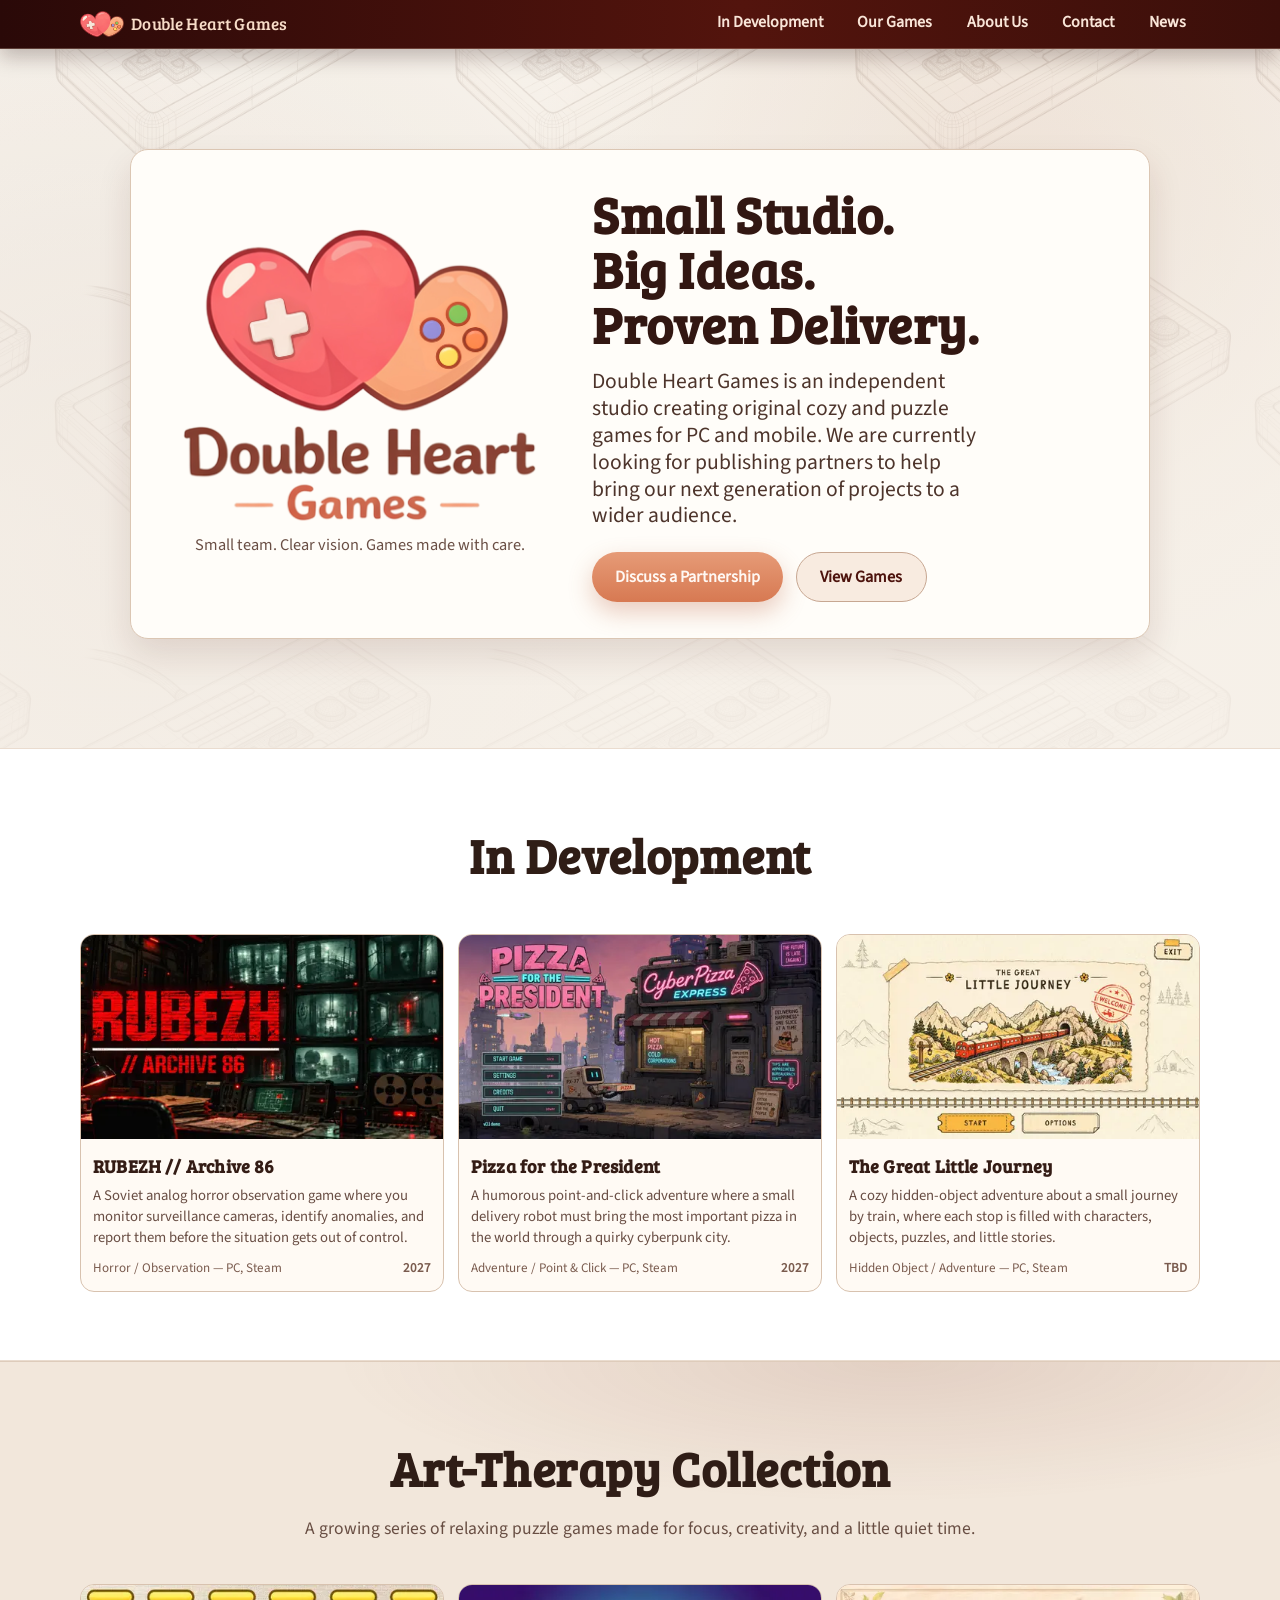
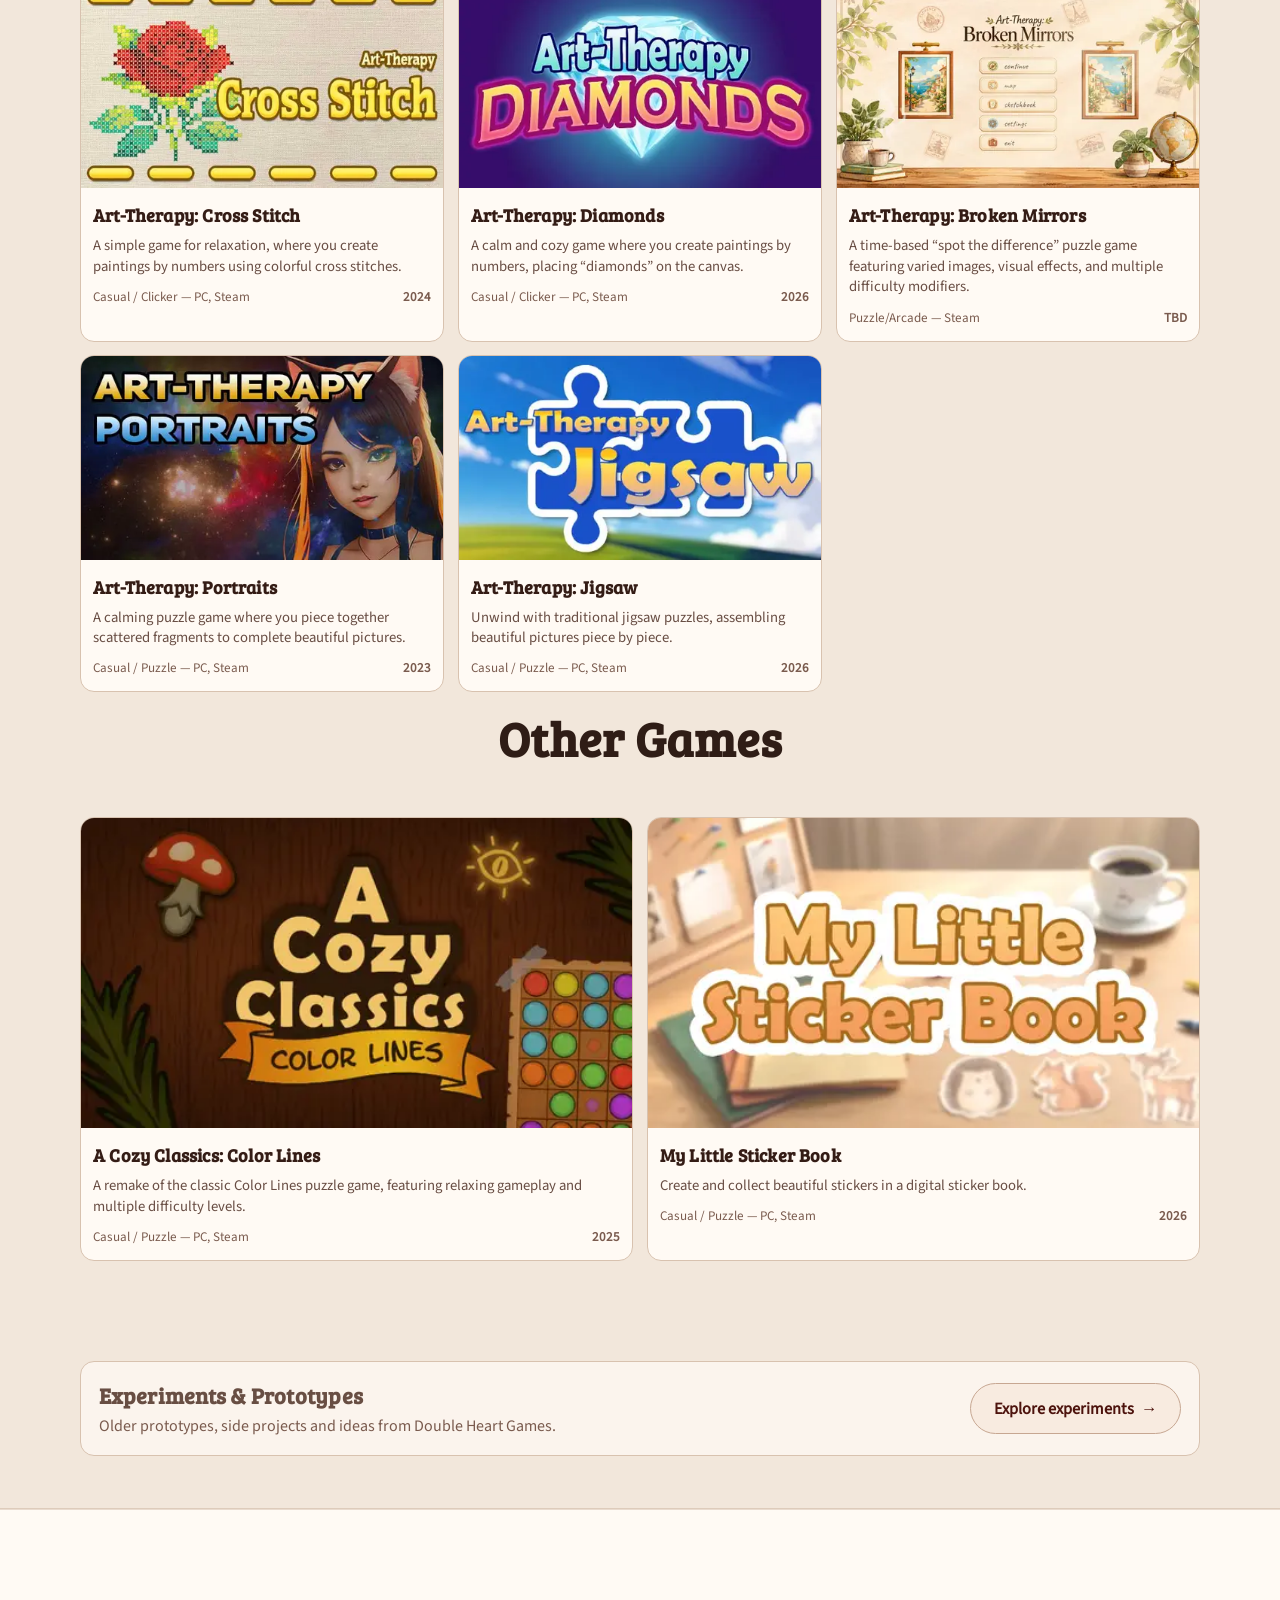
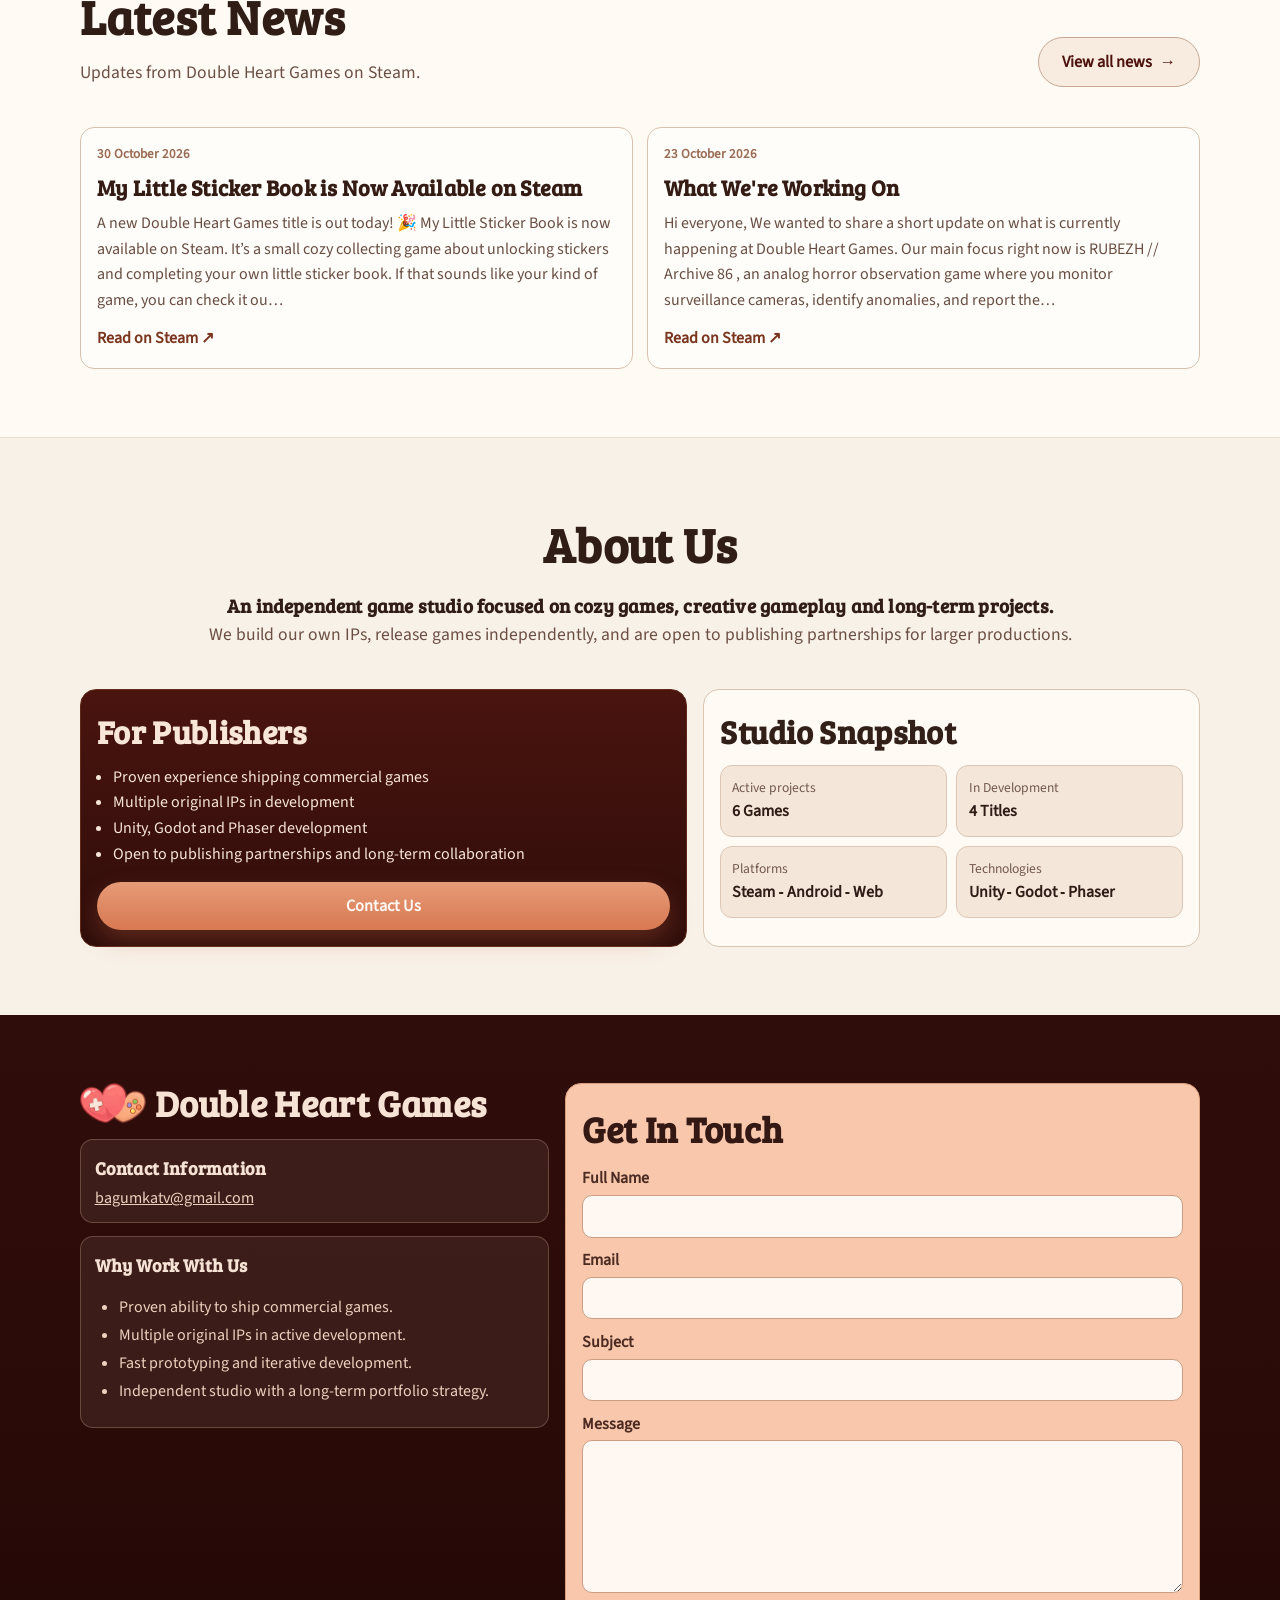
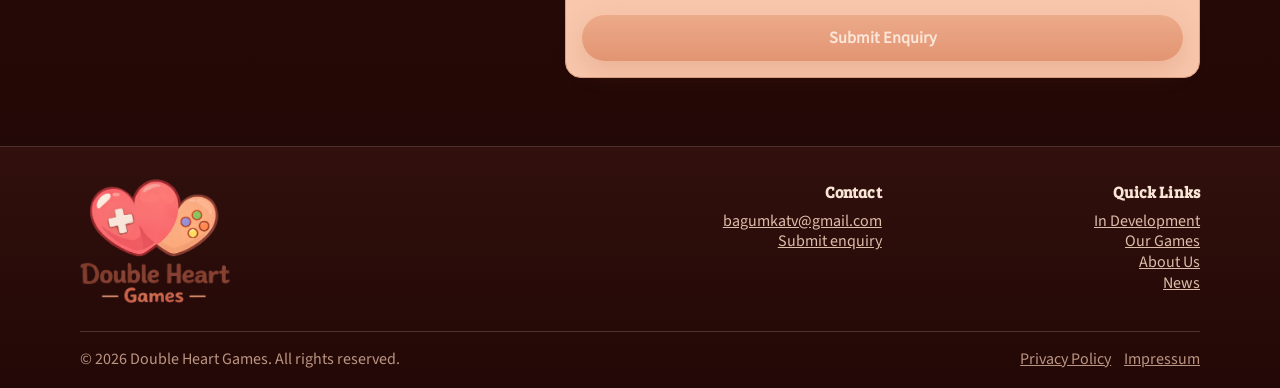
<file: index.html>
<!doctype html>
<html lang="en" data-beasties-container>
  <head>
    <title>Double Heart Games | Cozy &amp; Puzzle Game Studio</title>
    <meta charset="UTF-8">
    <meta name="viewport" content="width=device-width, initial-scale=1">
    <meta name="description" content="Double Heart Games is an independent studio creating original cozy and puzzle games for PC, Steam and mobile. Explore our released and upcoming games.">
    <meta name="robots" content="index, follow, max-image-preview:large">
    <meta name="theme-color" content="#f5efe7">
    <base href="/">
    <link rel="canonical" href="https://doubleheartgames.com/">
    <link rel="apple-touch-icon" sizes="180x180" href="/assets/favicon/apple-touch-icon.png">
    <link rel="icon" type="image/png" sizes="96x96" href="/assets/favicon/favicon-96x96.png">
    <link rel="icon" type="image/svg+xml" href="/assets/favicon/favicon.svg">
    <link rel="shortcut icon" href="/assets/favicon/favicon.ico">
    <link rel="manifest" href="/assets/favicon/site.webmanifest">
    <link rel="preload" as="image" href="/assets/design/dblhrt-trimmed.png">

    <meta property="og:type" content="website">
    <meta property="og:site_name" content="Double Heart Games">
    <meta property="og:title" content="Double Heart Games | Cozy &amp; Puzzle Game Studio">
    <meta property="og:description" content="An independent studio creating original cozy and puzzle games for PC, Steam and mobile.">
    <meta property="og:url" content="https://doubleheartgames.com/">
    <meta property="og:image" content="https://doubleheartgames.com/assets/design/dblhrt-trimmed.png">
    <meta property="og:image:alt" content="Double Heart Games logo">
    <meta name="twitter:card" content="summary_large_image">
    <meta name="twitter:title" content="Double Heart Games | Cozy &amp; Puzzle Game Studio">
    <meta name="twitter:description" content="An independent studio creating original cozy and puzzle games for PC, Steam and mobile.">
    <meta name="twitter:image" content="https://doubleheartgames.com/assets/design/dblhrt-trimmed.png">

    <script type="application/ld+json">
      {
        "@context": "https://schema.org",
        "@graph": [
          {
            "@type": "WebSite",
            "@id": "https://doubleheartgames.com/#website",
            "url": "https://doubleheartgames.com/",
            "name": "Double Heart Games"
          },
          {
            "@type": "Organization",
            "@id": "https://doubleheartgames.com/#organization",
            "name": "Double Heart Games",
            "url": "https://doubleheartgames.com/",
            "logo": "https://doubleheartgames.com/assets/favicon/web-app-manifest-512x512.png",
            "description": "Independent game studio creating original cozy and puzzle games for PC, Steam and mobile."
          }
        ]
      }
    </script>
    <style>
      .app-loader {
        position: fixed;
        inset: 0;
        z-index: 9999;
        display: grid;
        place-items: center;
        background: #f5efe7;
      }

      .app-loader img {
        width: min(240px, 60vw);
        height: auto;
        animation: loader-pulse 1.4s ease-in-out infinite;
      }

      .app-loader-copy {
        position: absolute;
        width: 1px;
        height: 1px;
        padding: 0;
        margin: -1px;
        overflow: hidden;
        clip: rect(0, 0, 0, 0);
        white-space: nowrap;
        border: 0;
      }

      @keyframes loader-pulse {
        0%,
        100% {
          opacity: 0.72;
          transform: scale(0.97);
        }

        50% {
          opacity: 1;
          transform: scale(1);
        }
      }

      @media (prefers-reduced-motion: reduce) {
        .app-loader img {
          animation: none;
        }
      }
    </style>
  <style>@font-face{font-display:swap;font-family:"Bree Serif";font-style:normal;font-weight:400;src:url(/assets/fonts/bree-serif-v18-latin-regular.woff2) format("woff2")}@font-face{font-display:swap;font-family:"Source Sans 3";font-style:normal;font-weight:400;src:url(/assets/fonts/source-sans-3-v19-latin-regular.woff2) format("woff2")}:root{--bg:#f5efe7;--surface:#fffdf9;--surface-muted:#f0e4d5;--line:#dbc6b3;--text:#2f1d16;--text-soft:#6c4f44;--brand-deep:#2a0908;--brand:#4d130d;--accent:#db8d67;--accent-strong:#c66d47;--card-shadow:0 16px 34px rgba(72, 27, 16, .12)}*{margin:0;padding:0;box-sizing:border-box}html{scroll-behavior:smooth}body{font-family:"Source Sans 3",sans-serif;background:radial-gradient(1200px 500px at 90% -10%,rgba(219,141,103,.2),transparent 60%),radial-gradient(1000px 500px at 10% 20%,rgba(85,29,16,.08),transparent 70%),var(--bg);color:var(--text);line-height:1.6;overflow-x:hidden}h1{font-family:"Bree Serif",serif;letter-spacing:.01em}</style><link rel="stylesheet" href="styles-2LGUHHR6.css" media="print" data-beasties-media="all"><noscript><link rel="stylesheet" href="styles-2LGUHHR6.css"></noscript></head>

  <body>
    <app-root>
      <div class="app-loader" role="status" aria-label="Loading Double Heart Games">
        <img src="/assets/design/dblhrt-trimmed.png" alt>
        <div class="app-loader-copy">
          <h1>Double Heart Games</h1>
          <p>Independent studio creating original cozy and puzzle games for PC, Steam and mobile.</p>
        </div>
      </div>
    </app-root>
  <script src="polyfills-5CFQRCPP.js" type="module"></script><script src="main-G3USV6SK.js" type="module"></script><script>document.querySelectorAll('link[data-beasties-media]').forEach(function(l){l.media=l.getAttribute('data-beasties-media');l.removeAttribute('data-beasties-media')})</script></body>
</html>
</file>
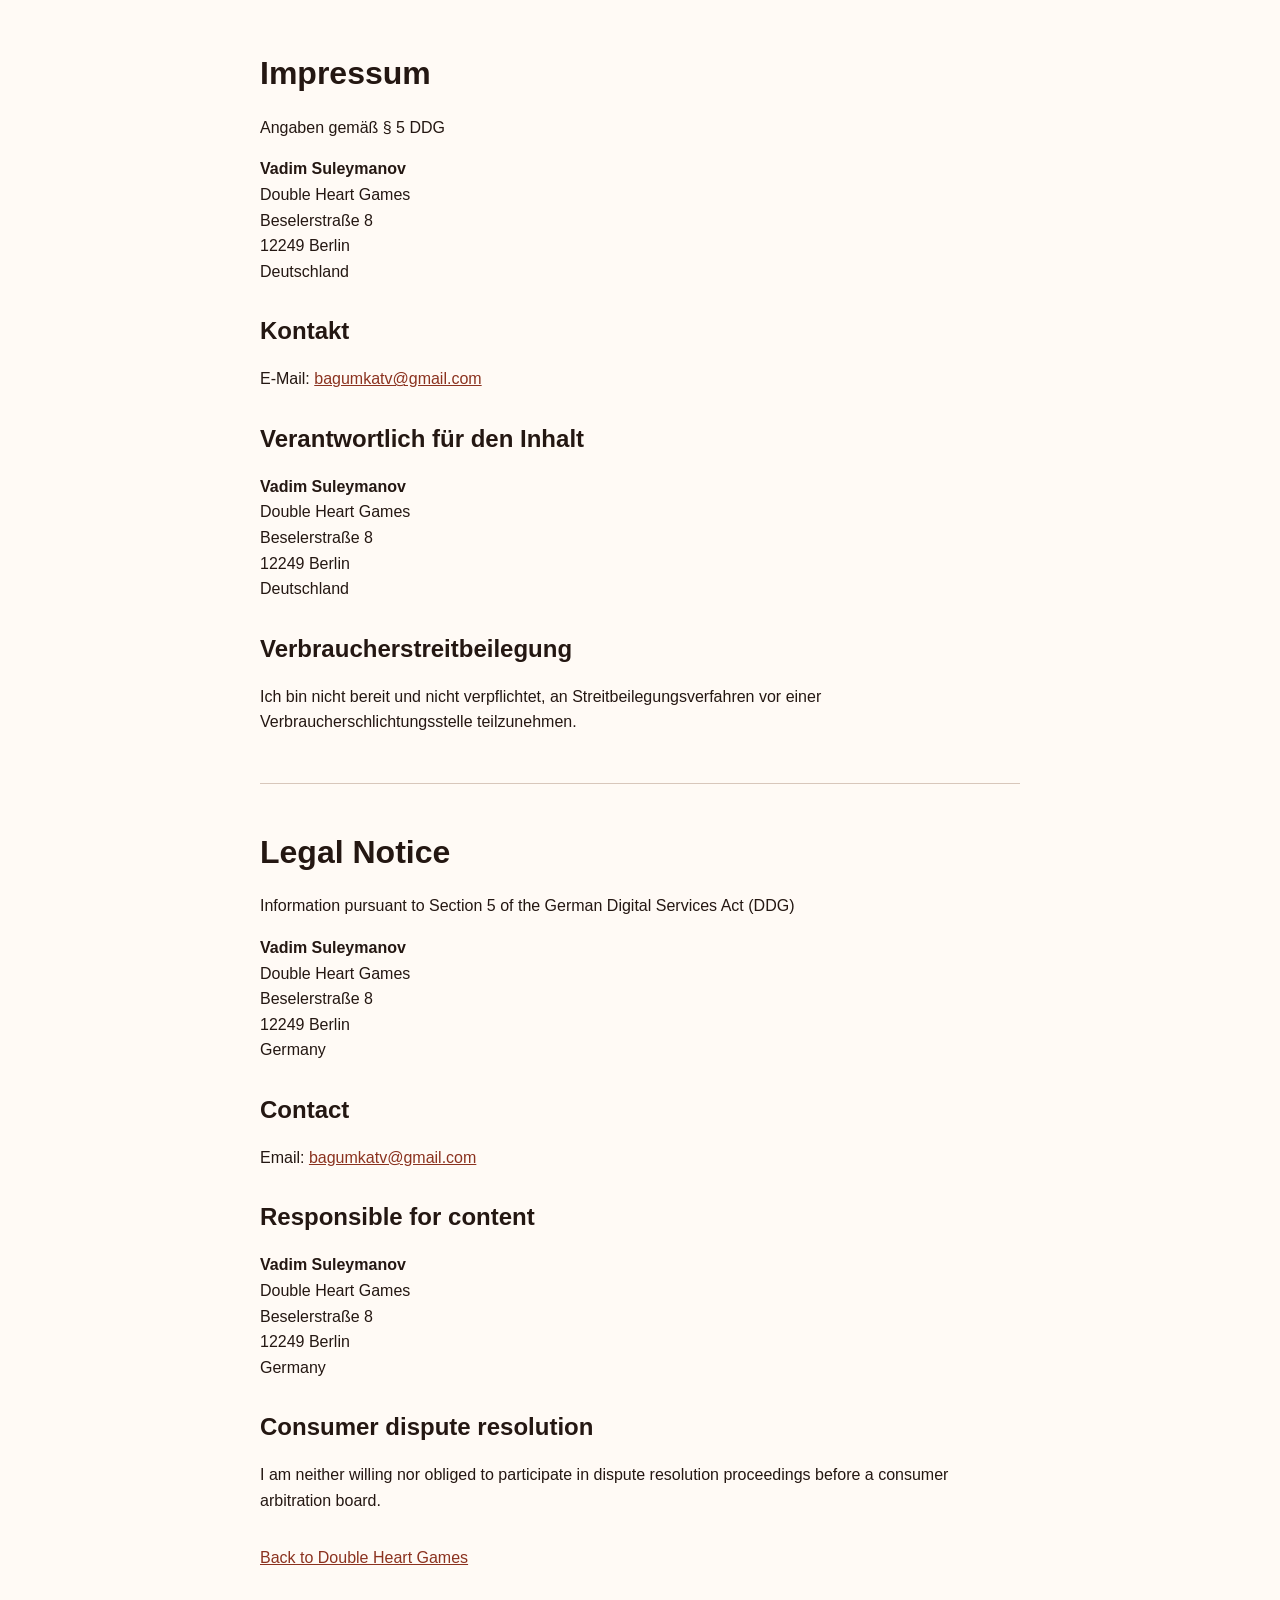
<file: legal/impressum.html>
<!doctype html>
<html lang="de">
  <head>
    <meta charset="utf-8" />
    <meta name="viewport" content="width=device-width, initial-scale=1" />
    <meta name="robots" content="index, follow" />

    <title>Impressum | Double Heart Games</title>

    <style>
      :root {
        color-scheme: light;
        font-family: Arial, sans-serif;
        line-height: 1.6;
      }

      body {
        max-width: 760px;
        margin: 0 auto;
        padding: 32px 20px 64px;
        color: #241712;
        background: #fffaf5;
      }

      h1,
      h2 {
        line-height: 1.25;
      }

      section {
        margin: 32px 0;
      }

      address {
        font-style: normal;
      }

      a {
        color: #8b321f;
      }

      .language-divider {
        margin: 48px 0;
        border: 0;
        border-top: 1px solid #d8c7bb;
      }
    </style>
  </head>

  <body>
    <main>
      <h1>Impressum</h1>

      <p>Angaben gemäß § 5 DDG</p>

      <address>
        <strong>Vadim Suleymanov</strong><br />
        Double Heart Games<br />
        Beselerstraße 8<br />
        12249 Berlin<br />
        Deutschland
      </address>

      <section>
        <h2>Kontakt</h2>

        <p>
          E-Mail:
          <a href="mailto:bagumkatv%40gmail.com">bagumkatv@gmail.com</a>
        </p>
      </section>

      <section>
        <h2>Verantwortlich für den Inhalt</h2>

        <address>
          <strong>Vadim Suleymanov</strong><br />
          Double Heart Games<br />
          Beselerstraße 8<br />
          12249 Berlin<br />
          Deutschland
        </address>
      </section>

      <section>
        <h2>Verbraucherstreitbeilegung</h2>

        <p>
          Ich bin nicht bereit und nicht verpflichtet, an Streitbeilegungsverfahren vor einer Verbraucherschlichtungsstelle teilzunehmen.
        </p>
      </section>

      <hr class="language-divider" />

      <h1>Legal Notice</h1>

      <p>Information pursuant to Section 5 of the German Digital Services Act (DDG)</p>

      <address>
        <strong>Vadim Suleymanov</strong><br />
        Double Heart Games<br />
        Beselerstraße 8<br />
        12249 Berlin<br />
        Germany
      </address>

      <section>
        <h2>Contact</h2>

        <p>
          Email:
          <a href="mailto:bagumkatv%40gmail.com">bagumkatv@gmail.com</a>
        </p>
      </section>

      <section>
        <h2>Responsible for content</h2>

        <address>
          <strong>Vadim Suleymanov</strong><br />
          Double Heart Games<br />
          Beselerstraße 8<br />
          12249 Berlin<br />
          Germany
        </address>
      </section>

      <section>
        <h2>Consumer dispute resolution</h2>

        <p>I am neither willing nor obliged to participate in dispute resolution proceedings before a consumer arbitration board.</p>
      </section>

      <p>
        <a href="/">Back to Double Heart Games</a>
      </p>
    </main>
  </body>
</html>
</file>
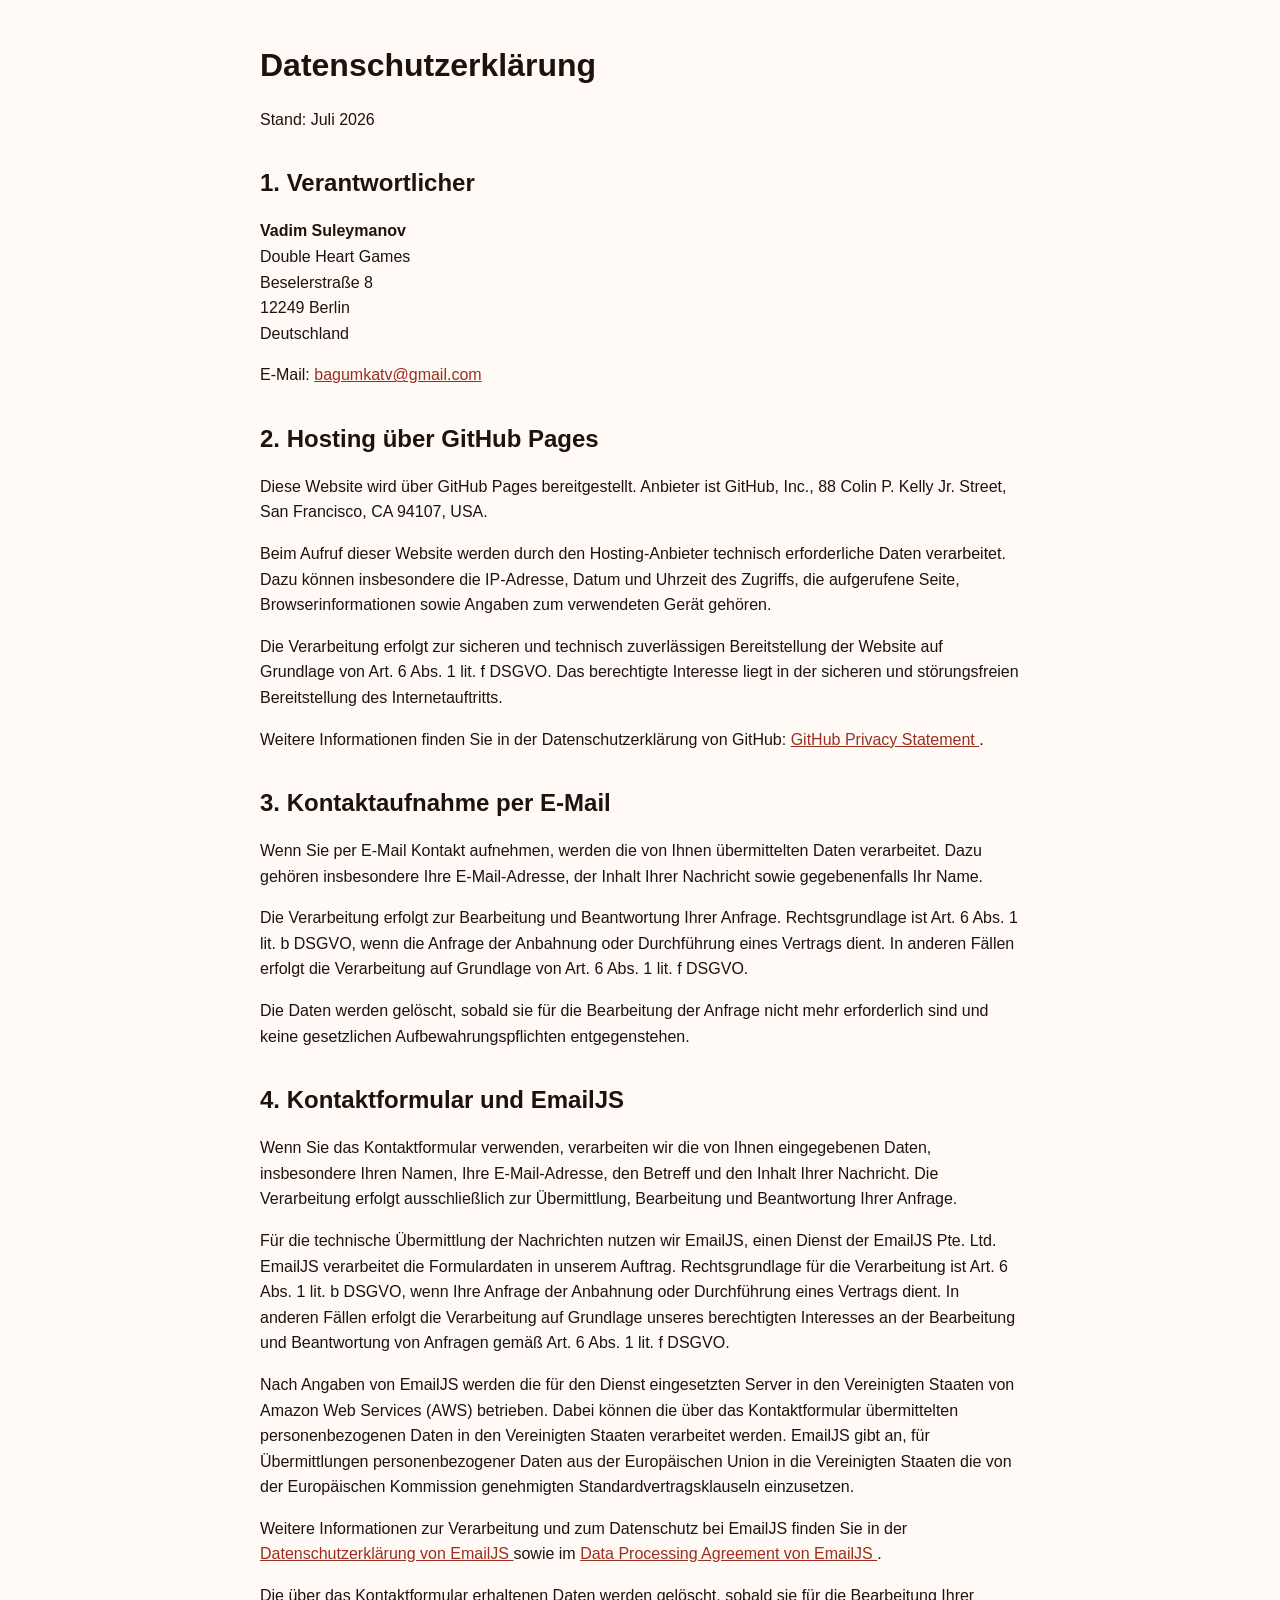
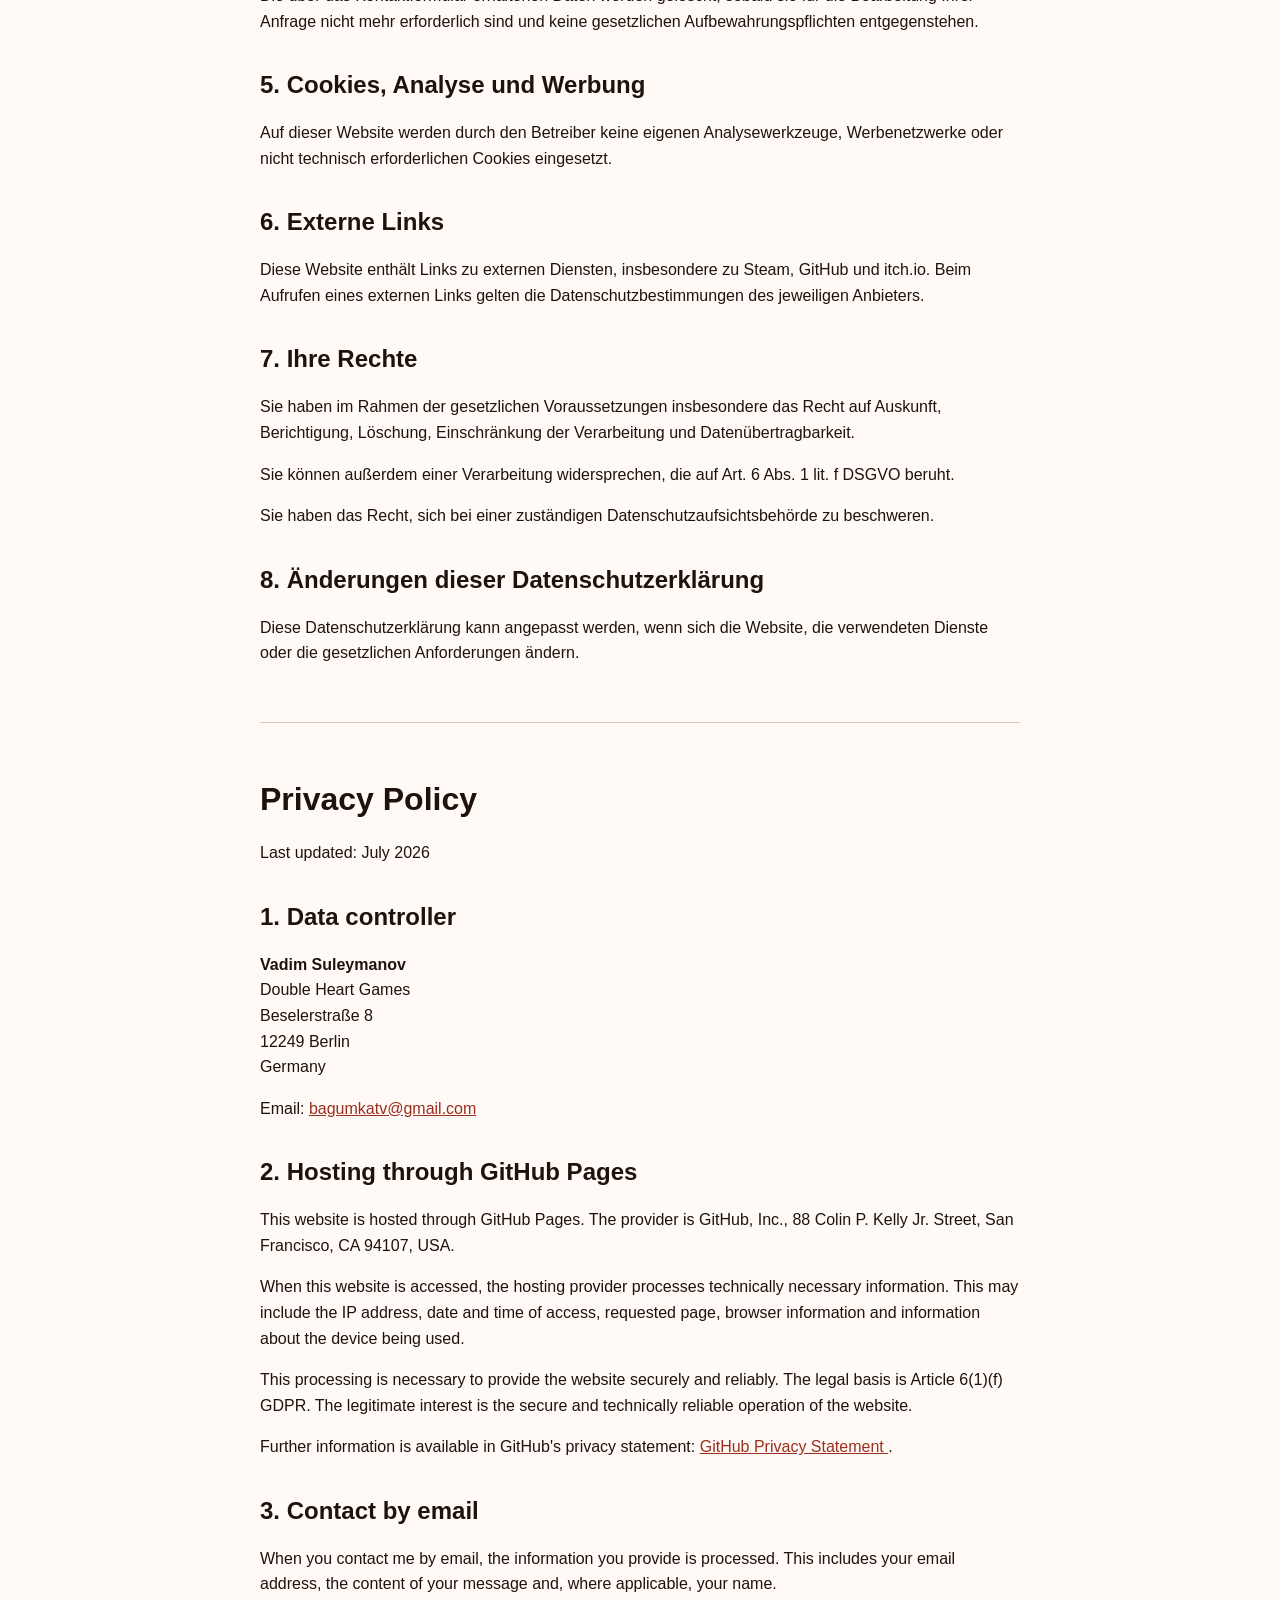
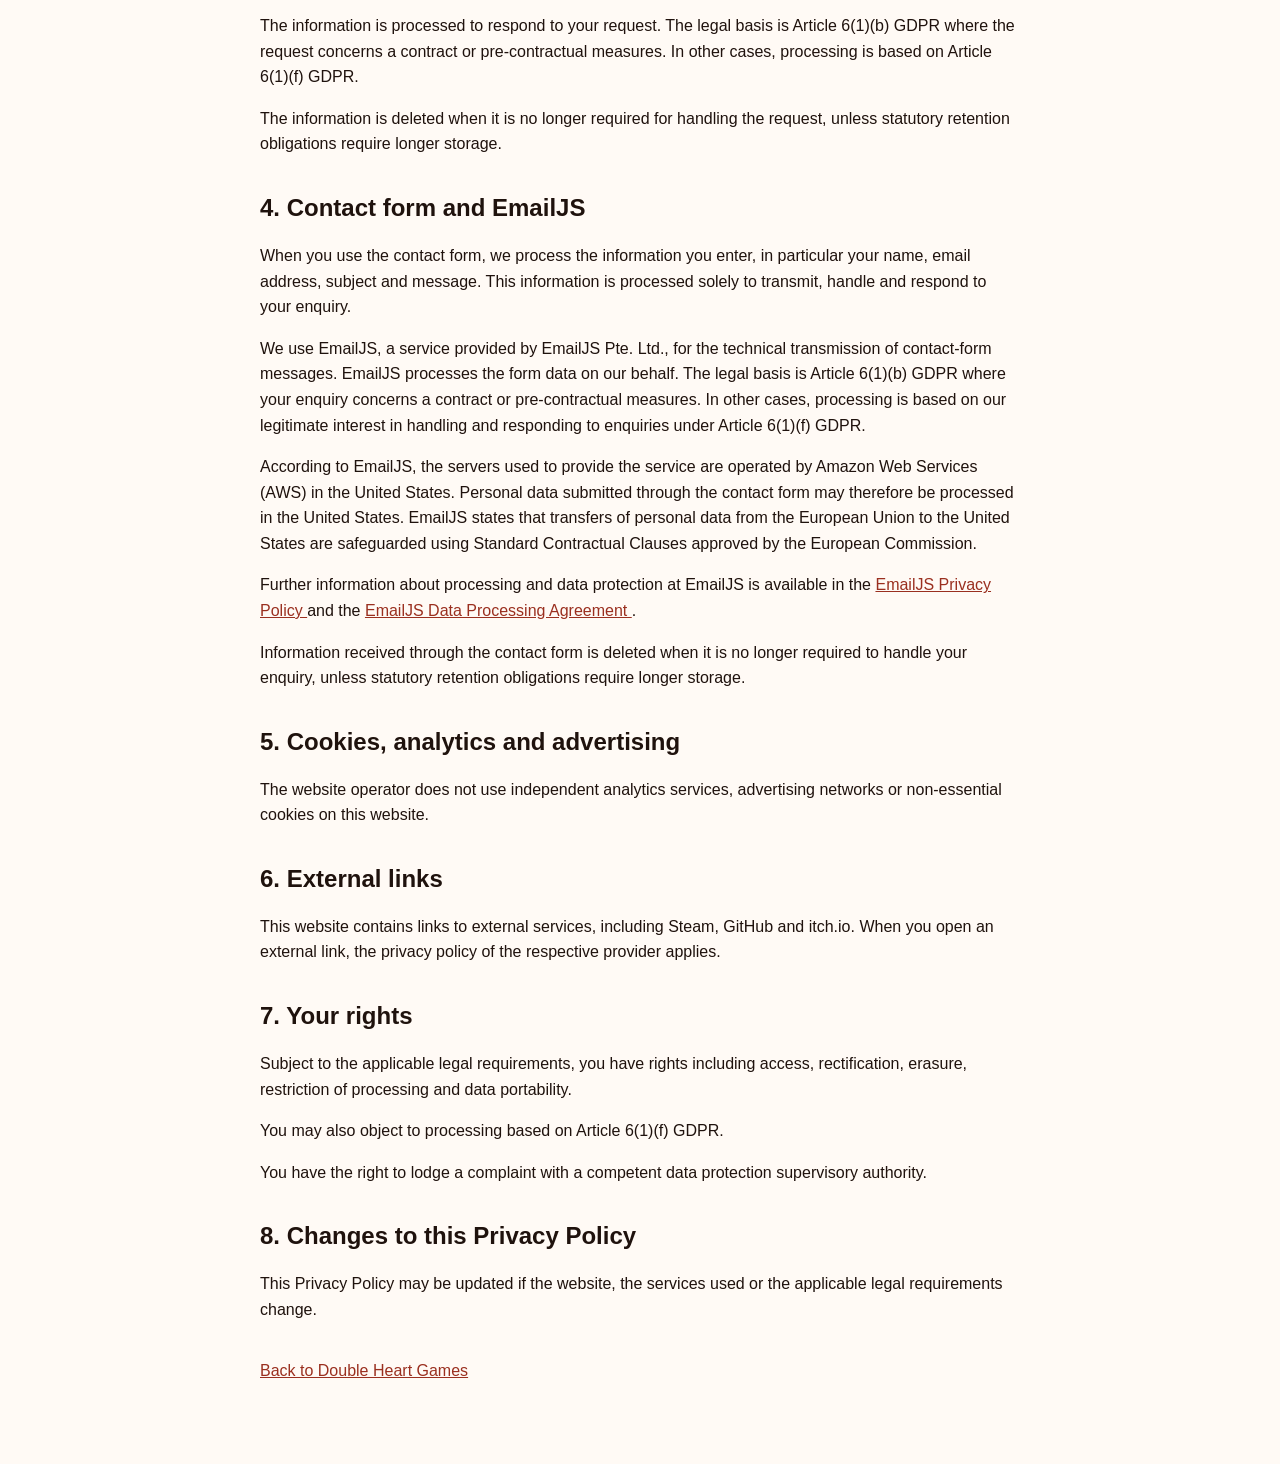
<file: legal/privacy.html>
<!doctype html>
<html lang="de">
  <head>
    <meta charset="utf-8" />
    <meta name="viewport" content="width=device-width, initial-scale=1" />

    <title>Privacy Policy | Double Heart Games</title>

    <style>
      :root {
        font-family: Arial, sans-serif;
        line-height: 1.6;
      }

      body {
        max-width: 760px;
        margin: 0 auto;
        padding: 24px 20px 64px;
        color: #1f120d;
        background: #fffaf5;
      }

      h1,
      h2 {
        line-height: 1.25;
      }

      section {
        margin: 36px 0;
      }

      address {
        font-style: normal;
      }

      a {
        color: #9a2f1f;
      }

      hr {
        margin: 56px 0;
        border: 0;
        border-top: 1px solid #d8c8bc;
      }
    </style>
  </head>

  <body>
    <main>
      <h1>Datenschutzerklärung</h1>

      <p>Stand: Juli 2026</p>

      <section>
        <h2>1. Verantwortlicher</h2>

        <address>
          <strong>Vadim Suleymanov</strong><br />
          Double Heart Games<br />
          Beselerstraße 8<br />
          12249 Berlin<br />
          Deutschland
        </address>

        <p>
          E-Mail:
          <a href="mailto:bagumkatv%40gmail.com"> bagumkatv@gmail.com </a>
        </p>
      </section>

      <section>
        <h2>2. Hosting über GitHub Pages</h2>

        <p>
          Diese Website wird über GitHub Pages bereitgestellt. Anbieter ist GitHub, Inc., 88 Colin P. Kelly Jr. Street, San Francisco, CA
          94107, USA.
        </p>

        <p>
          Beim Aufruf dieser Website werden durch den Hosting-Anbieter technisch erforderliche Daten verarbeitet. Dazu können insbesondere
          die IP-Adresse, Datum und Uhrzeit des Zugriffs, die aufgerufene Seite, Browserinformationen sowie Angaben zum verwendeten Gerät
          gehören.
        </p>

        <p>
          Die Verarbeitung erfolgt zur sicheren und technisch zuverlässigen Bereitstellung der Website auf Grundlage von Art. 6 Abs. 1 lit.
          f DSGVO. Das berechtigte Interesse liegt in der sicheren und störungsfreien Bereitstellung des Internetauftritts.
        </p>

        <p>
          Weitere Informationen finden Sie in der Datenschutzerklärung von GitHub:
          <a href="https://docs.github.com/site-policy/privacy-policies/github-privacy-statement" target="_blank" rel="noopener noreferrer">
            GitHub Privacy Statement </a
          >.
        </p>
      </section>

      <section>
        <h2>3. Kontaktaufnahme per E-Mail</h2>

        <p>
          Wenn Sie per E-Mail Kontakt aufnehmen, werden die von Ihnen übermittelten Daten verarbeitet. Dazu gehören insbesondere Ihre
          E-Mail-Adresse, der Inhalt Ihrer Nachricht sowie gegebenenfalls Ihr Name.
        </p>

        <p>
          Die Verarbeitung erfolgt zur Bearbeitung und Beantwortung Ihrer Anfrage. Rechtsgrundlage ist Art. 6 Abs. 1 lit. b DSGVO, wenn die
          Anfrage der Anbahnung oder Durchführung eines Vertrags dient. In anderen Fällen erfolgt die Verarbeitung auf Grundlage von Art. 6
          Abs. 1 lit. f DSGVO.
        </p>

        <p>
          Die Daten werden gelöscht, sobald sie für die Bearbeitung der Anfrage nicht mehr erforderlich sind und keine gesetzlichen
          Aufbewahrungspflichten entgegenstehen.
        </p>
      </section>

      <section>
        <h2>4. Kontaktformular und EmailJS</h2>

        <p>
          Wenn Sie das Kontaktformular verwenden, verarbeiten wir die von Ihnen eingegebenen Daten, insbesondere Ihren Namen, Ihre
          E-Mail-Adresse, den Betreff und den Inhalt Ihrer Nachricht. Die Verarbeitung erfolgt ausschließlich zur Übermittlung, Bearbeitung
          und Beantwortung Ihrer Anfrage.
        </p>

        <p>
          Für die technische Übermittlung der Nachrichten nutzen wir EmailJS, einen Dienst der EmailJS Pte. Ltd. EmailJS verarbeitet die
          Formulardaten in unserem Auftrag. Rechtsgrundlage für die Verarbeitung ist Art. 6 Abs. 1 lit. b DSGVO, wenn Ihre Anfrage der
          Anbahnung oder Durchführung eines Vertrags dient. In anderen Fällen erfolgt die Verarbeitung auf Grundlage unseres berechtigten
          Interesses an der Bearbeitung und Beantwortung von Anfragen gemäß Art. 6 Abs. 1 lit. f DSGVO.
        </p>

        <p>
          Nach Angaben von EmailJS werden die für den Dienst eingesetzten Server in den Vereinigten Staaten von Amazon Web Services (AWS)
          betrieben. Dabei können die über das Kontaktformular übermittelten personenbezogenen Daten in den Vereinigten Staaten verarbeitet
          werden. EmailJS gibt an, für Übermittlungen personenbezogener Daten aus der Europäischen Union in die Vereinigten Staaten die von
          der Europäischen Kommission genehmigten Standardvertragsklauseln einzusetzen.
        </p>

        <p>
          Weitere Informationen zur Verarbeitung und zum Datenschutz bei EmailJS finden Sie in der
          <a href="https://www.emailjs.com/legal/privacy-policy/" target="_blank" rel="noopener noreferrer">
            Datenschutzerklärung von EmailJS
          </a>
          sowie im
          <a href="https://www.emailjs.com/legal/data-protection-agreement/" target="_blank" rel="noopener noreferrer">
            Data Processing Agreement von EmailJS </a
          >.
        </p>

        <p>
          Die über das Kontaktformular erhaltenen Daten werden gelöscht, sobald sie für die Bearbeitung Ihrer Anfrage nicht mehr erforderlich
          sind und keine gesetzlichen Aufbewahrungspflichten entgegenstehen.
        </p>
      </section>

      <section>
        <h2>5. Cookies, Analyse und Werbung</h2>

        <p>
          Auf dieser Website werden durch den Betreiber keine eigenen Analysewerkzeuge, Werbenetzwerke oder nicht technisch erforderlichen
          Cookies eingesetzt.
        </p>
      </section>

      <section>
        <h2>6. Externe Links</h2>

        <p>
          Diese Website enthält Links zu externen Diensten, insbesondere zu Steam, GitHub und itch.io. Beim Aufrufen eines externen Links gelten die
          Datenschutzbestimmungen des jeweiligen Anbieters.
        </p>
      </section>

      <section>
        <h2>7. Ihre Rechte</h2>

        <p>
          Sie haben im Rahmen der gesetzlichen Voraussetzungen insbesondere das Recht auf Auskunft, Berichtigung, Löschung, Einschränkung
          der Verarbeitung und Datenübertragbarkeit.
        </p>

        <p>Sie können außerdem einer Verarbeitung widersprechen, die auf Art. 6 Abs. 1 lit. f DSGVO beruht.</p>

        <p>Sie haben das Recht, sich bei einer zuständigen Datenschutzaufsichtsbehörde zu beschweren.</p>
      </section>

      <section>
        <h2>8. Änderungen dieser Datenschutzerklärung</h2>

        <p>
          Diese Datenschutzerklärung kann angepasst werden, wenn sich die Website, die verwendeten Dienste oder die gesetzlichen
          Anforderungen ändern.
        </p>
      </section>

      <hr />

      <h1>Privacy Policy</h1>

      <p>Last updated: July 2026</p>

      <section>
        <h2>1. Data controller</h2>

        <address>
          <strong>Vadim Suleymanov</strong><br />
          Double Heart Games<br />
          Beselerstraße 8<br />
          12249 Berlin<br />
          Germany
        </address>

        <p>
          Email:
          <a href="mailto:bagumkatv%40gmail.com"> bagumkatv@gmail.com </a>
        </p>
      </section>

      <section>
        <h2>2. Hosting through GitHub Pages</h2>

        <p>
          This website is hosted through GitHub Pages. The provider is GitHub, Inc., 88 Colin P. Kelly Jr. Street, San Francisco, CA 94107,
          USA.
        </p>

        <p>
          When this website is accessed, the hosting provider processes technically necessary information. This may include the IP address,
          date and time of access, requested page, browser information and information about the device being used.
        </p>

        <p>
          This processing is necessary to provide the website securely and reliably. The legal basis is Article 6(1)(f) GDPR. The legitimate
          interest is the secure and technically reliable operation of the website.
        </p>

        <p>
          Further information is available in GitHub's privacy statement:
          <a href="https://docs.github.com/site-policy/privacy-policies/github-privacy-statement" target="_blank" rel="noopener noreferrer">
            GitHub Privacy Statement </a
          >.
        </p>
      </section>

      <section>
        <h2>3. Contact by email</h2>

        <p>
          When you contact me by email, the information you provide is processed. This includes your email address, the content of your
          message and, where applicable, your name.
        </p>

        <p>
          The information is processed to respond to your request. The legal basis is Article 6(1)(b) GDPR where the request concerns a
          contract or pre-contractual measures. In other cases, processing is based on Article 6(1)(f) GDPR.
        </p>

        <p>
          The information is deleted when it is no longer required for handling the request, unless statutory retention obligations require
          longer storage.
        </p>
      </section>

      <section>
        <h2>4. Contact form and EmailJS</h2>

        <p>
          When you use the contact form, we process the information you enter, in particular your name, email address, subject and message.
          This information is processed solely to transmit, handle and respond to your enquiry.
        </p>

        <p>
          We use EmailJS, a service provided by EmailJS Pte. Ltd., for the technical transmission of contact-form messages. EmailJS processes
          the form data on our behalf. The legal basis is Article 6(1)(b) GDPR where your enquiry concerns a contract or pre-contractual
          measures. In other cases, processing is based on our legitimate interest in handling and responding to enquiries under Article
          6(1)(f) GDPR.
        </p>

        <p>
          According to EmailJS, the servers used to provide the service are operated by Amazon Web Services (AWS) in the United States.
          Personal data submitted through the contact form may therefore be processed in the United States. EmailJS states that transfers of
          personal data from the European Union to the United States are safeguarded using Standard Contractual Clauses approved by the
          European Commission.
        </p>

        <p>
          Further information about processing and data protection at EmailJS is available in the
          <a href="https://www.emailjs.com/legal/privacy-policy/" target="_blank" rel="noopener noreferrer">
            EmailJS Privacy Policy
          </a>
          and the
          <a href="https://www.emailjs.com/legal/data-protection-agreement/" target="_blank" rel="noopener noreferrer">
            EmailJS Data Processing Agreement </a
          >.
        </p>

        <p>
          Information received through the contact form is deleted when it is no longer required to handle your enquiry, unless statutory
          retention obligations require longer storage.
        </p>
      </section>

      <section>
        <h2>5. Cookies, analytics and advertising</h2>

        <p>
          The website operator does not use independent analytics services, advertising networks or non-essential cookies on this website.
        </p>
      </section>

      <section>
        <h2>6. External links</h2>

        <p>
          This website contains links to external services, including Steam, GitHub and itch.io. When you open an external link, the privacy policy
          of the respective provider applies.
        </p>
      </section>

      <section>
        <h2>7. Your rights</h2>

        <p>
          Subject to the applicable legal requirements, you have rights including access, rectification, erasure, restriction of processing
          and data portability.
        </p>

        <p>You may also object to processing based on Article 6(1)(f) GDPR.</p>

        <p>You have the right to lodge a complaint with a competent data protection supervisory authority.</p>
      </section>

      <section>
        <h2>8. Changes to this Privacy Policy</h2>

        <p>This Privacy Policy may be updated if the website, the services used or the applicable legal requirements change.</p>
      </section>

      <p>
        <a href="/">Back to Double Heart Games</a>
      </p>
    </main>
  </body>
</html>
</file>
<file: styles-2LGUHHR6.css>
@font-face{font-display:swap;font-family:"Bree Serif";font-style:normal;font-weight:400;src:url(/assets/fonts/bree-serif-v18-latin-regular.woff2) format("woff2")}@font-face{font-display:swap;font-family:"Source Sans 3";font-style:normal;font-weight:400;src:url(/assets/fonts/source-sans-3-v19-latin-regular.woff2) format("woff2")}@font-face{font-family:Material Symbols Outlined;font-style:normal;font-weight:100 700;font-display:block;src:url("./media/material-symbols-outlined-TII6WUQG.woff2") format("woff2")}.material-symbols-outlined{font-family:Material Symbols Outlined;font-weight:400;font-style:normal;font-size:24px;line-height:1;letter-spacing:normal;text-transform:none;display:inline-block;white-space:nowrap;word-wrap:normal;direction:ltr;-webkit-font-smoothing:antialiased;-moz-osx-font-smoothing:grayscale;text-rendering:optimizeLegibility;font-feature-settings:"liga"}@font-face{font-family:Material Symbols Rounded;font-style:normal;font-weight:100 700;font-display:block;src:url("./media/material-symbols-rounded-ZIPMTUFS.woff2") format("woff2")}.material-symbols-rounded{font-family:Material Symbols Rounded;font-weight:400;font-style:normal;font-size:24px;line-height:1;letter-spacing:normal;text-transform:none;display:inline-block;white-space:nowrap;word-wrap:normal;direction:ltr;-webkit-font-smoothing:antialiased;-moz-osx-font-smoothing:grayscale;text-rendering:optimizeLegibility;font-feature-settings:"liga"}@font-face{font-family:Material Symbols Sharp;font-style:normal;font-weight:100 700;font-display:block;src:url("./media/material-symbols-sharp-HDQOLSGE.woff2") format("woff2")}.material-symbols-sharp{font-family:Material Symbols Sharp;font-weight:400;font-style:normal;font-size:24px;line-height:1;letter-spacing:normal;text-transform:none;display:inline-block;white-space:nowrap;word-wrap:normal;direction:ltr;-webkit-font-smoothing:antialiased;-moz-osx-font-smoothing:grayscale;text-rendering:optimizeLegibility;font-feature-settings:"liga"}:root{--bg: #f5efe7;--surface: #fffdf9;--surface-muted: #f0e4d5;--line: #dbc6b3;--text: #2f1d16;--text-soft: #6c4f44;--brand-deep: #2a0908;--brand: #4d130d;--accent: #db8d67;--accent-strong: #c66d47;--card-shadow: 0 16px 34px rgba(72, 27, 16, .12)}*{margin:0;padding:0;box-sizing:border-box}html{scroll-behavior:smooth}body{font-family:"Source Sans 3",sans-serif;background:radial-gradient(1200px 500px at 90% -10%,rgba(219,141,103,.2),transparent 60%),radial-gradient(1000px 500px at 10% 20%,rgba(85,29,16,.08),transparent 70%),var(--bg);color:var(--text);line-height:1.6;overflow-x:hidden}h1,h2,h3,h4{font-family:"Bree Serif",serif;letter-spacing:.01em}a{color:inherit}::-webkit-scrollbar{width:10px}::-webkit-scrollbar-track{background:#ede2d4}::-webkit-scrollbar-thumb{background:#ad7458;border-radius:999px}::-webkit-scrollbar-thumb:hover{background:#8d563d}.container{width:min(1160px,100%);margin:0 auto;padding:0 1.25rem}.section{padding:4.25rem 0}.section-header{text-align:center;margin-bottom:2.5rem}.section-header h2{font-size:clamp(2rem,3.8vw,3rem);color:var(--text);margin-bottom:.55rem}.section-header p{color:var(--text-soft);font-size:1.1rem}.btn{display:inline-flex;align-items:center;justify-content:center;gap:.45rem;padding:.7rem 1.45rem;border-radius:999px;border:0;cursor:pointer;text-decoration:none;font-family:inherit;font-weight:800;font-size:1.02rem;transition:transform .2s ease,box-shadow .2s ease,background .2s ease}.btn-primary{color:#fff8f3;background:linear-gradient(180deg,#e69b77,#d77952);box-shadow:0 10px 24px #bb624252}.btn-primary:hover{transform:translateY(-2px);box-shadow:0 14px 28px #bb624266}.btn-secondary{color:var(--brand);border:1px solid #c7a792;background:#f8ebe0}.btn-secondary:hover{transform:translateY(-2px);background:#f4dfcf}.card{background:var(--surface);border:1px solid var(--line);border-radius:18px;box-shadow:var(--card-shadow)}.fade-in-up{animation:fadeInUp .55s ease both}@keyframes fadeInUp{0%{opacity:0;transform:translateY(20px)}to{opacity:1;transform:translateY(0)}}@media(max-width:768px){.section{padding:3.25rem 0}}
</file>
